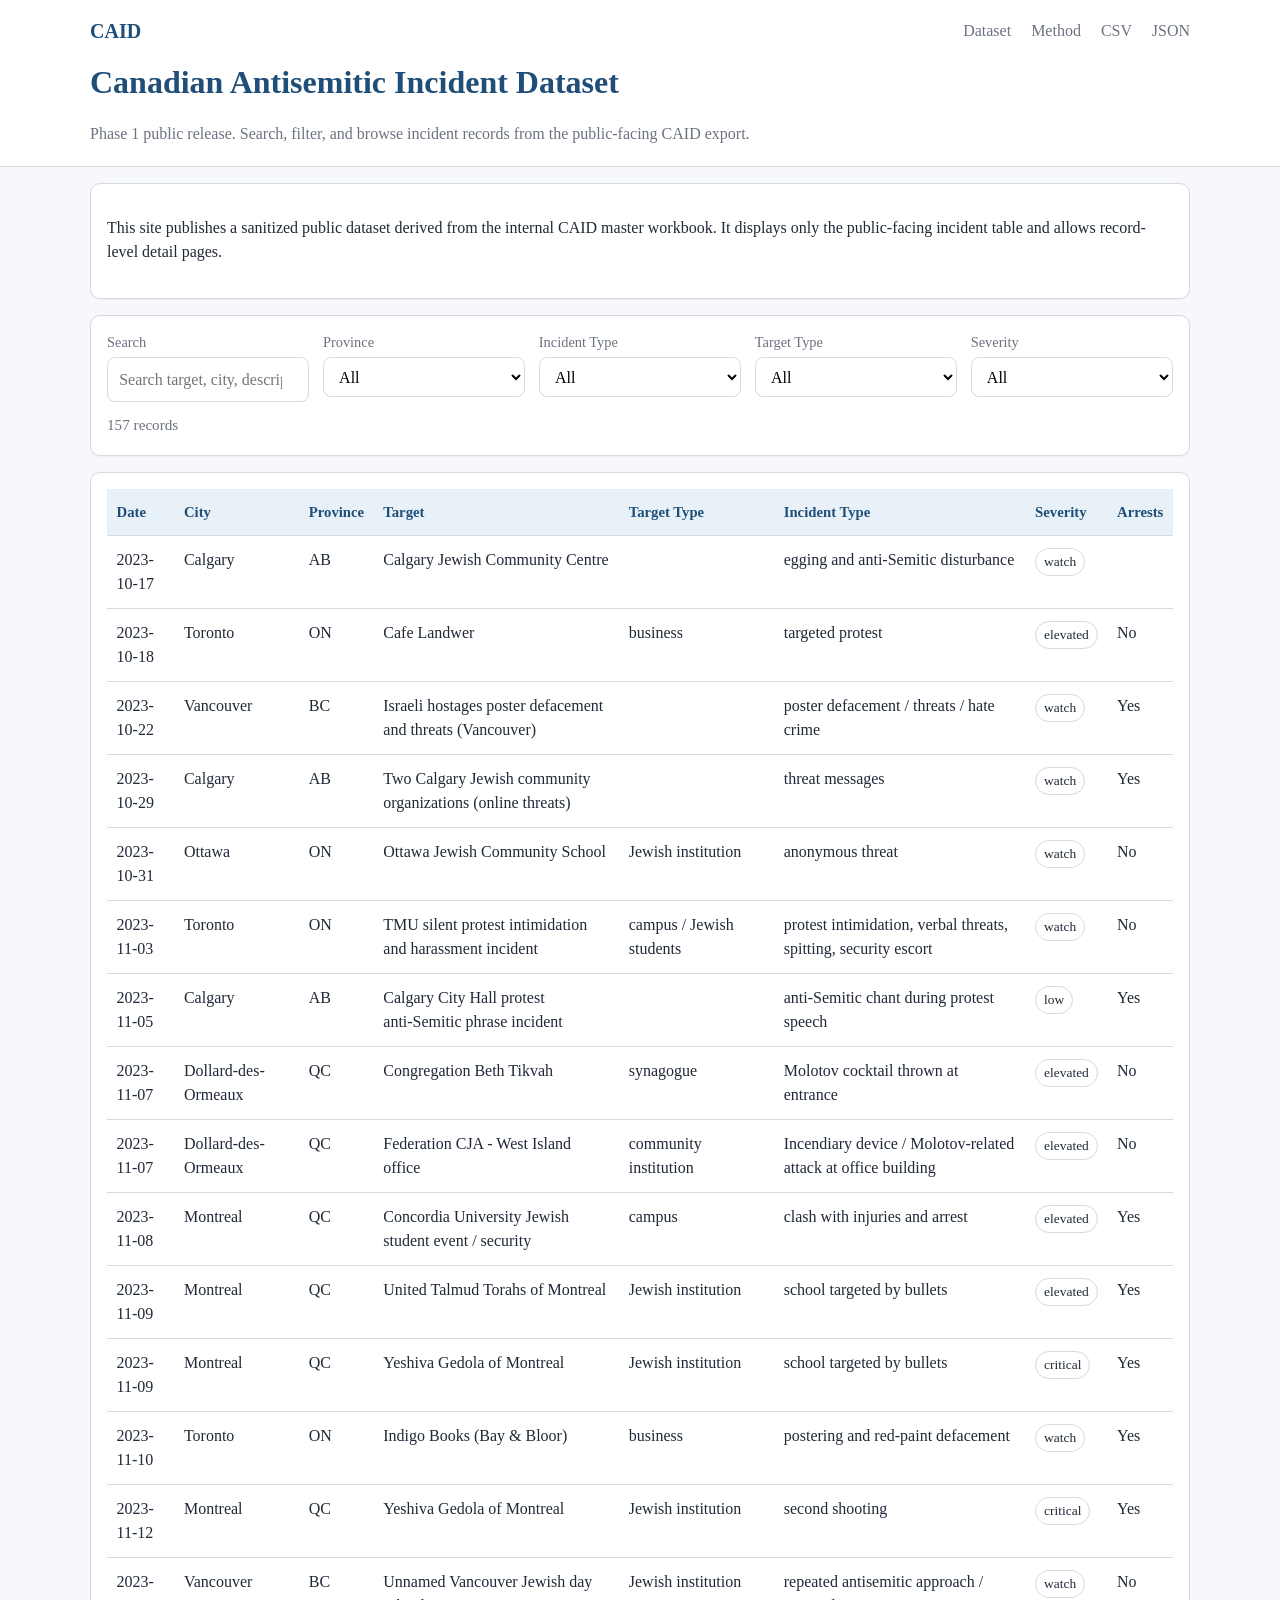
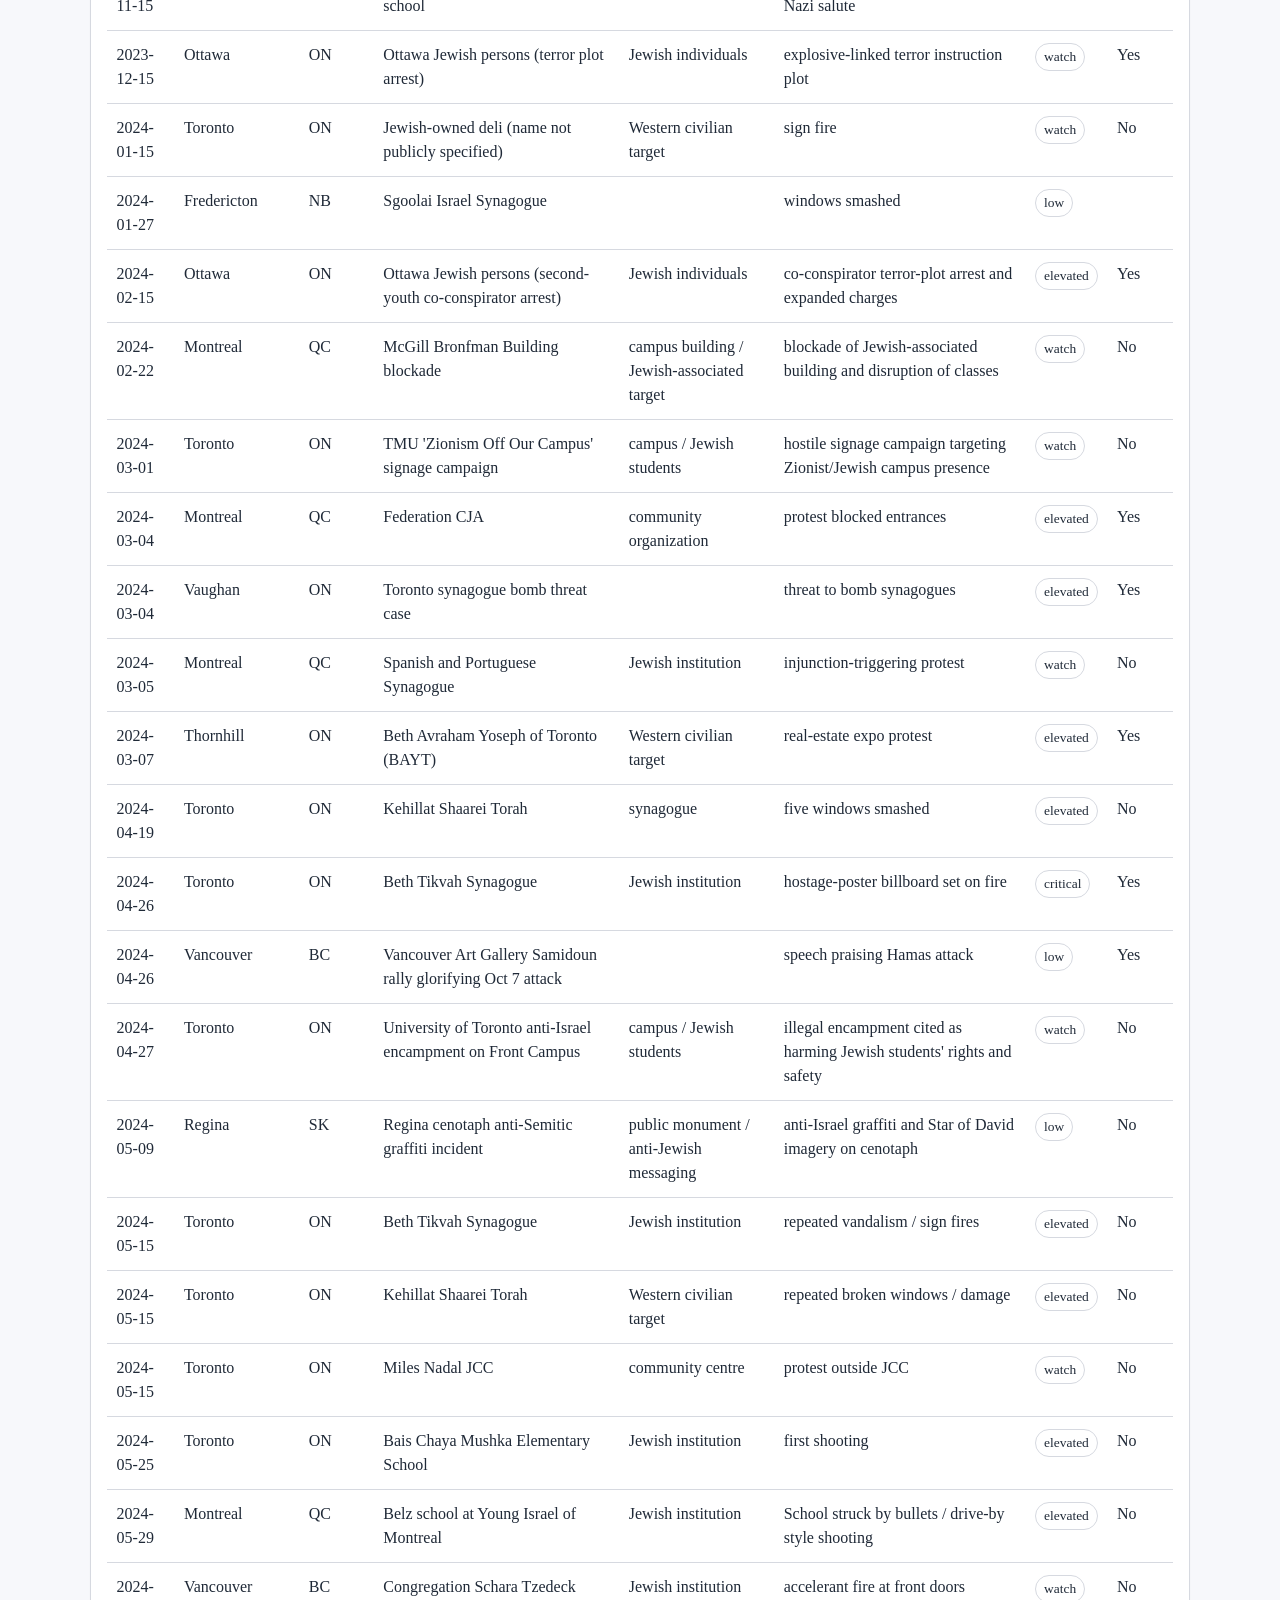
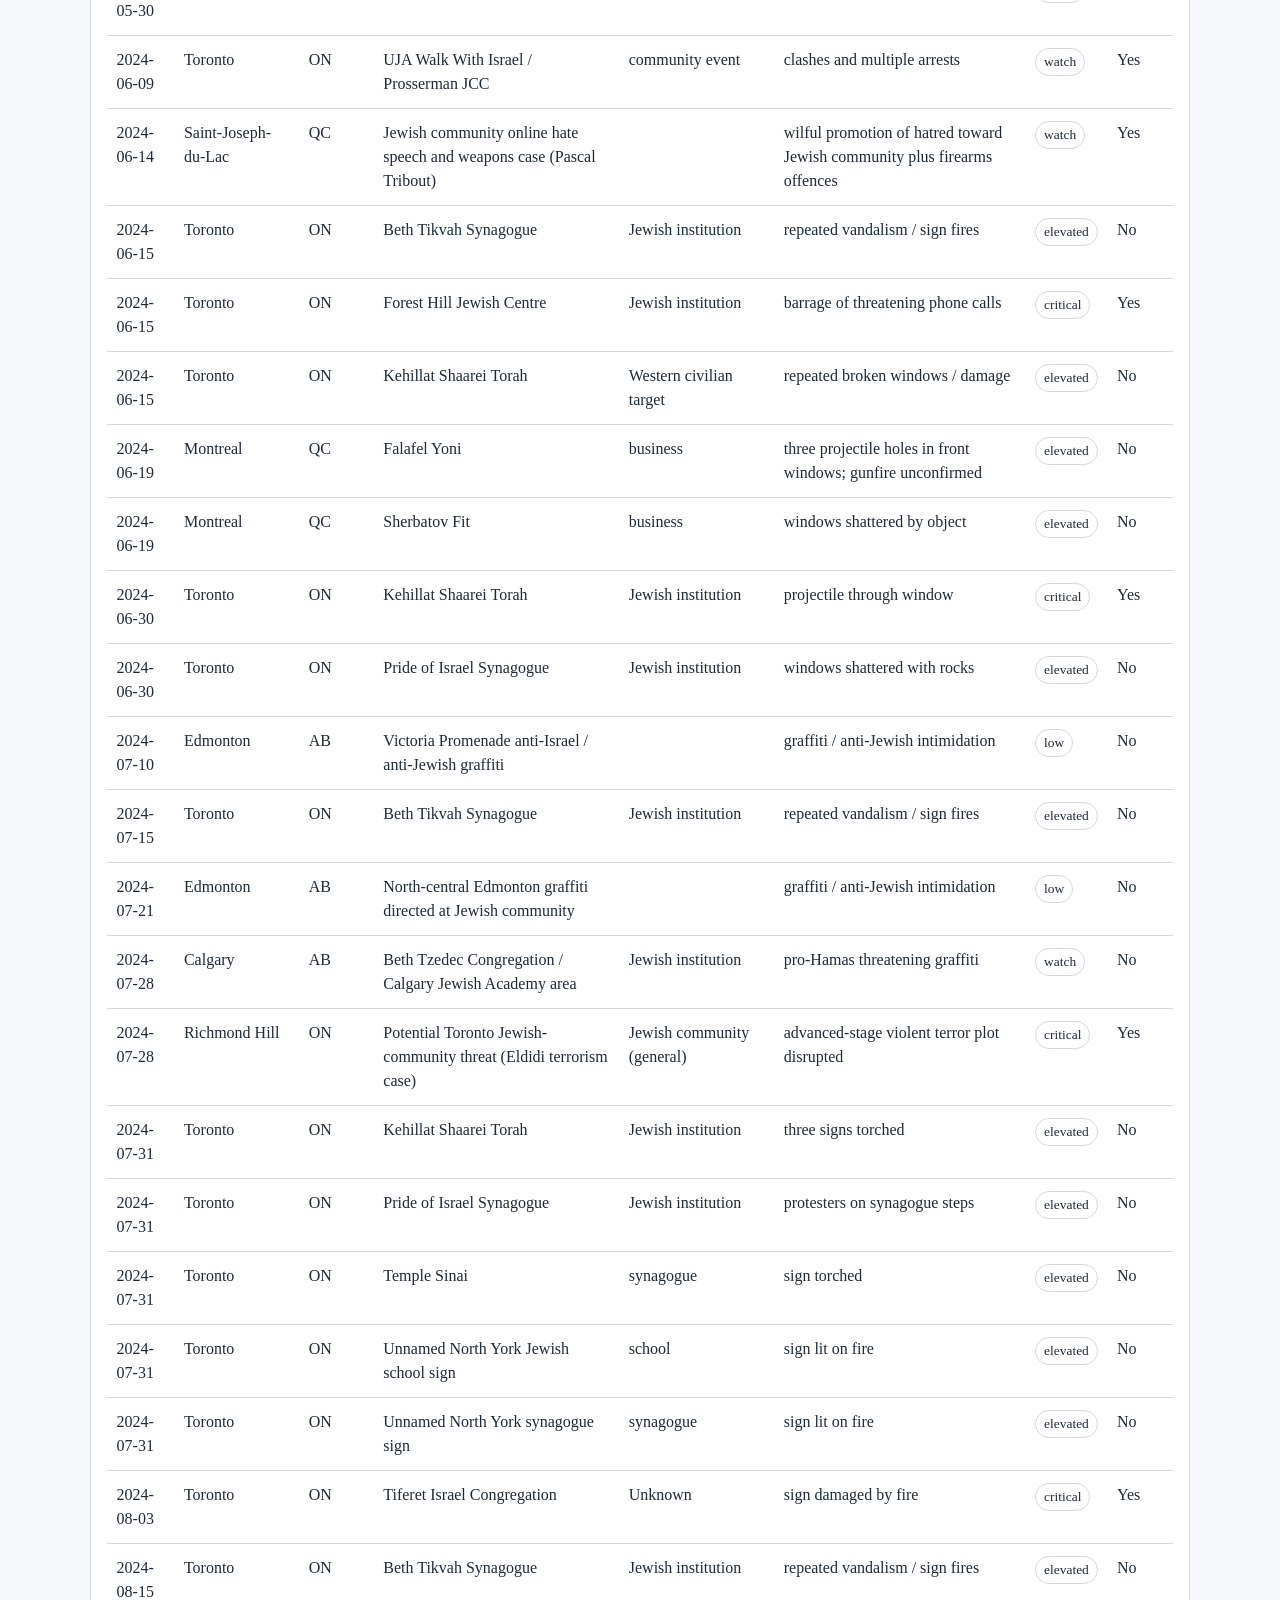
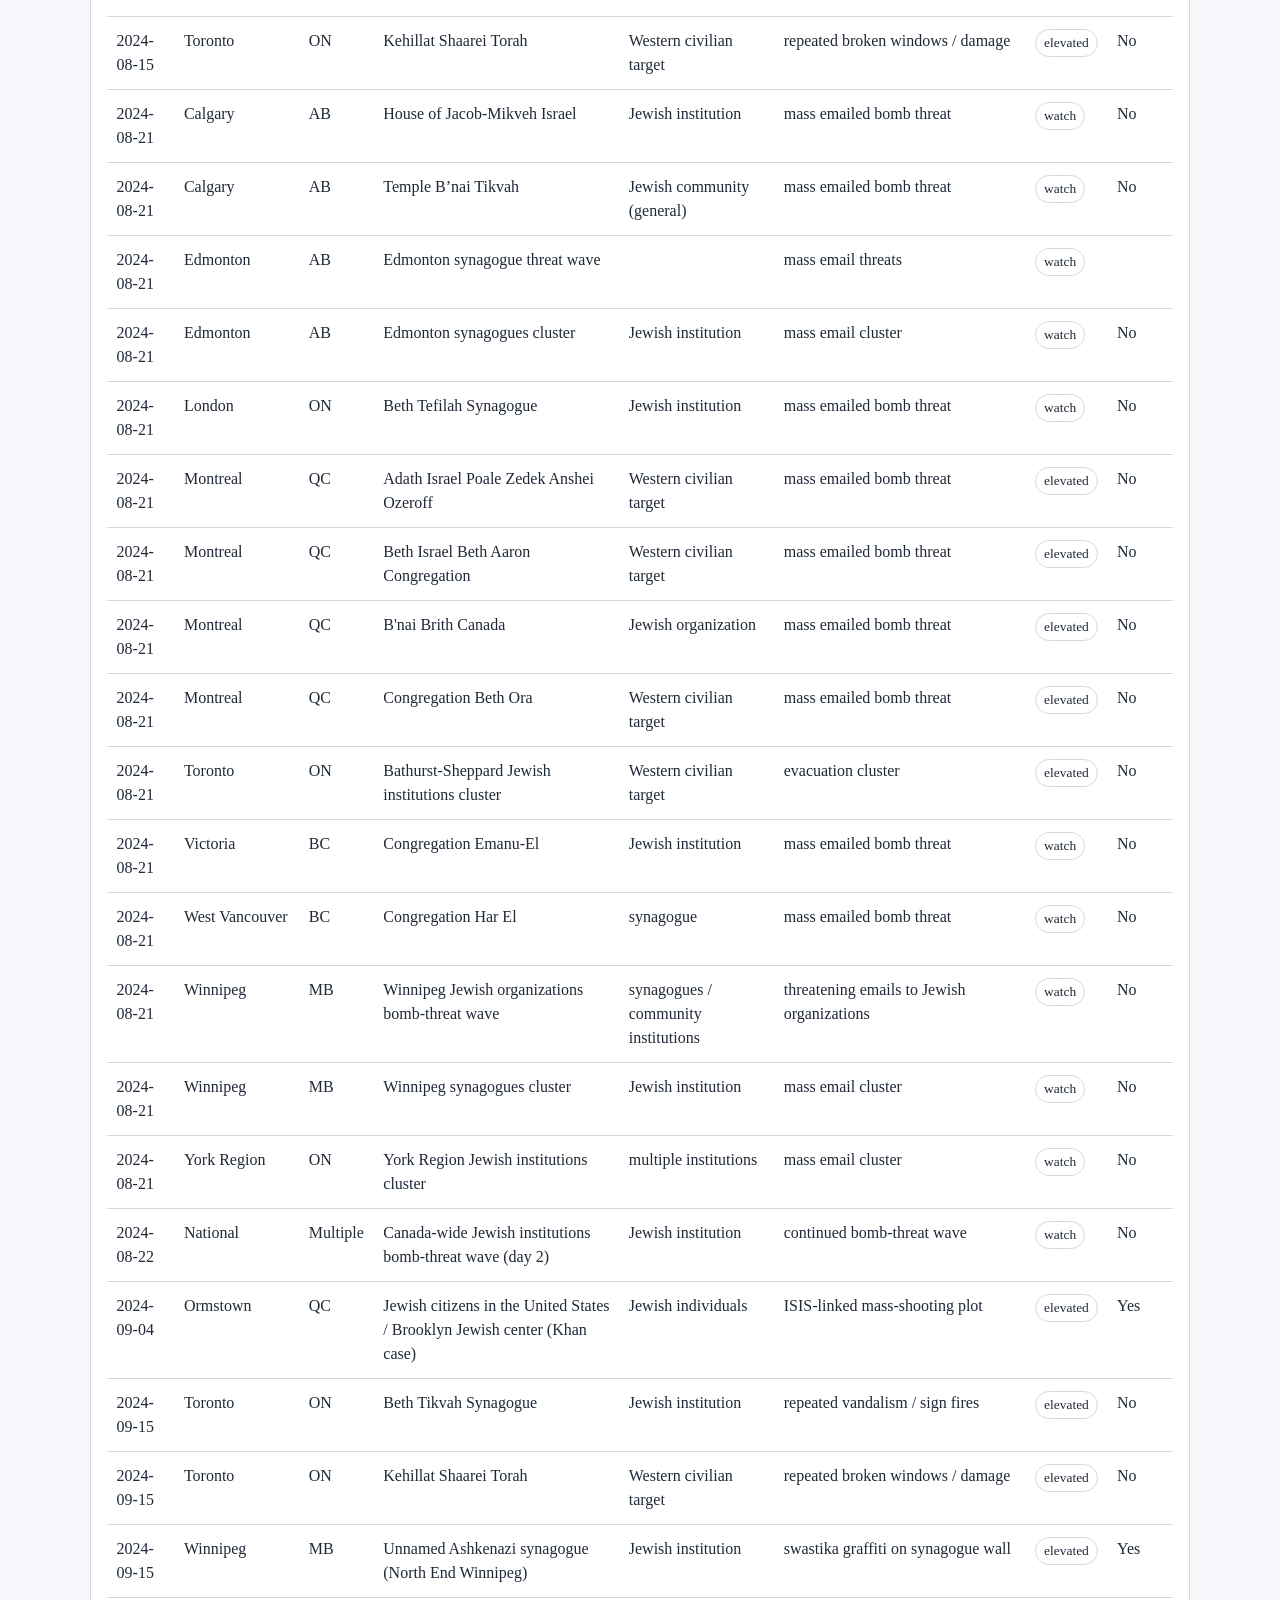
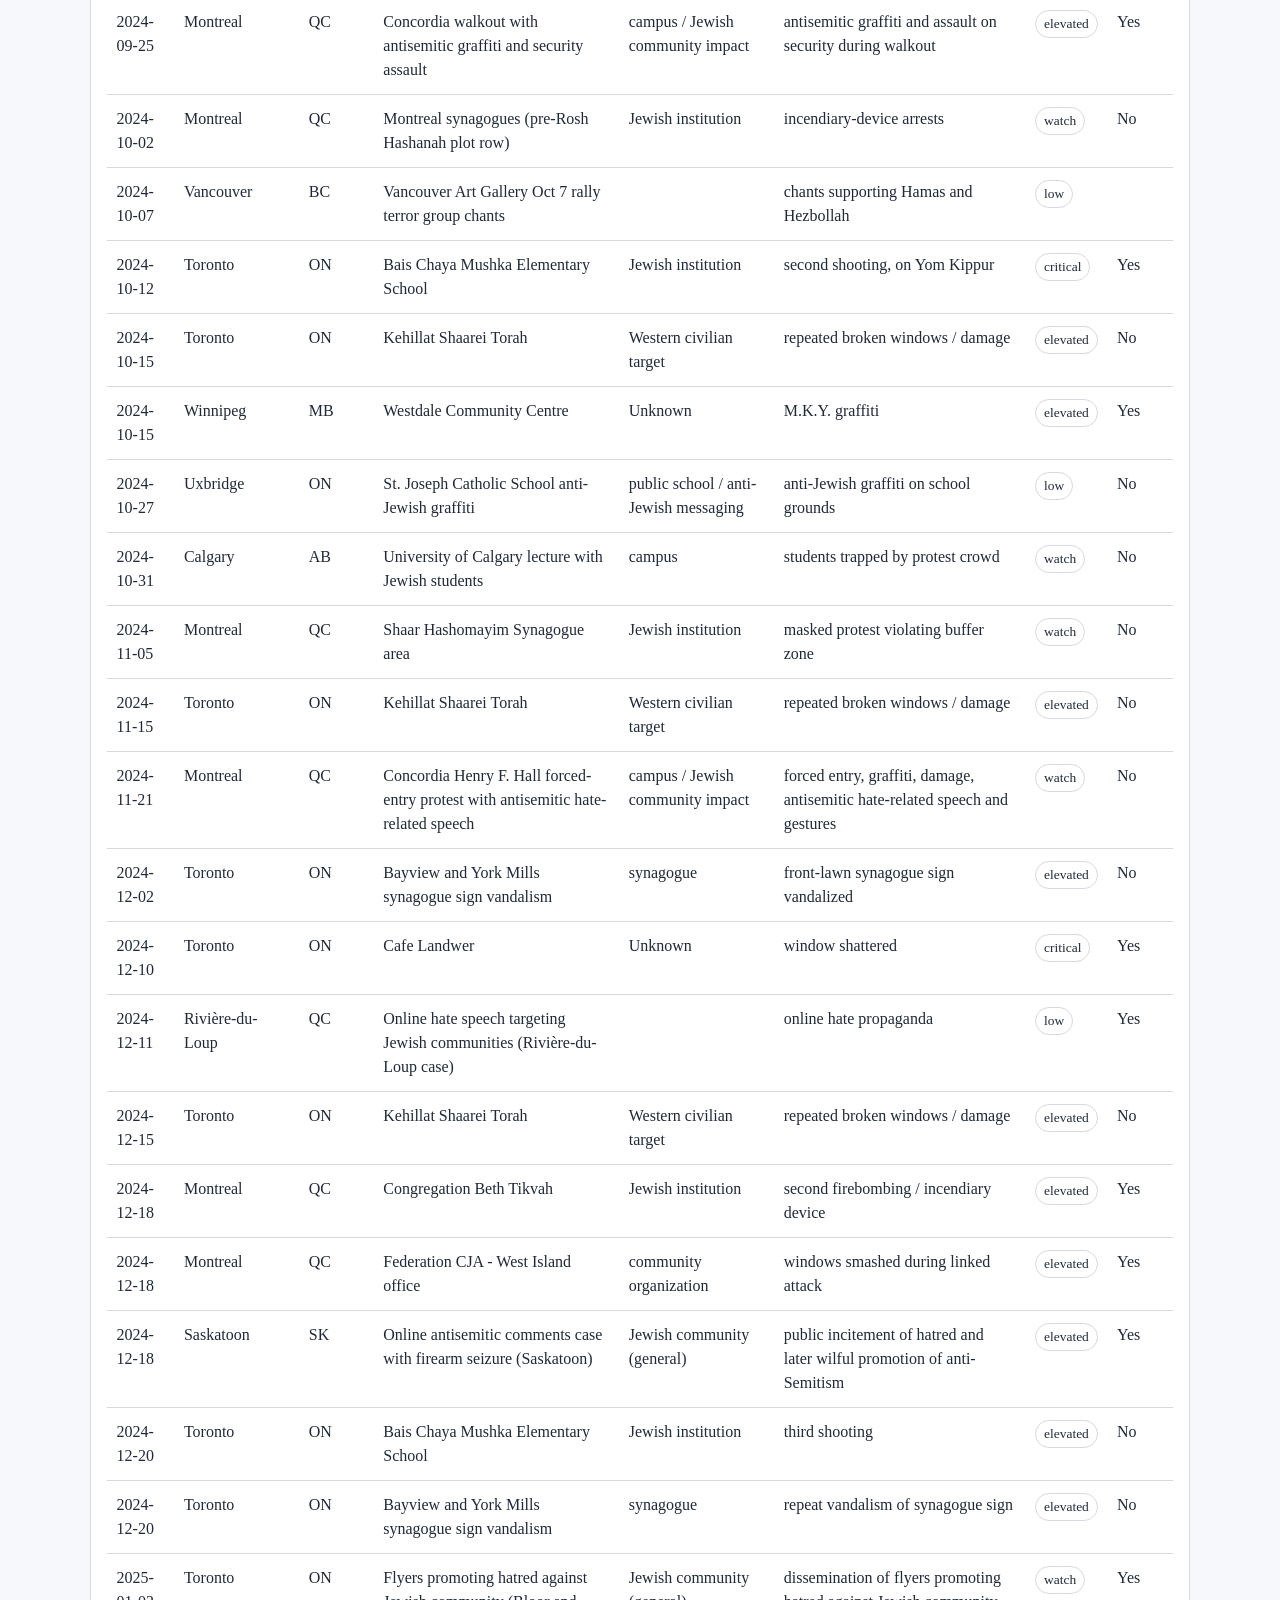
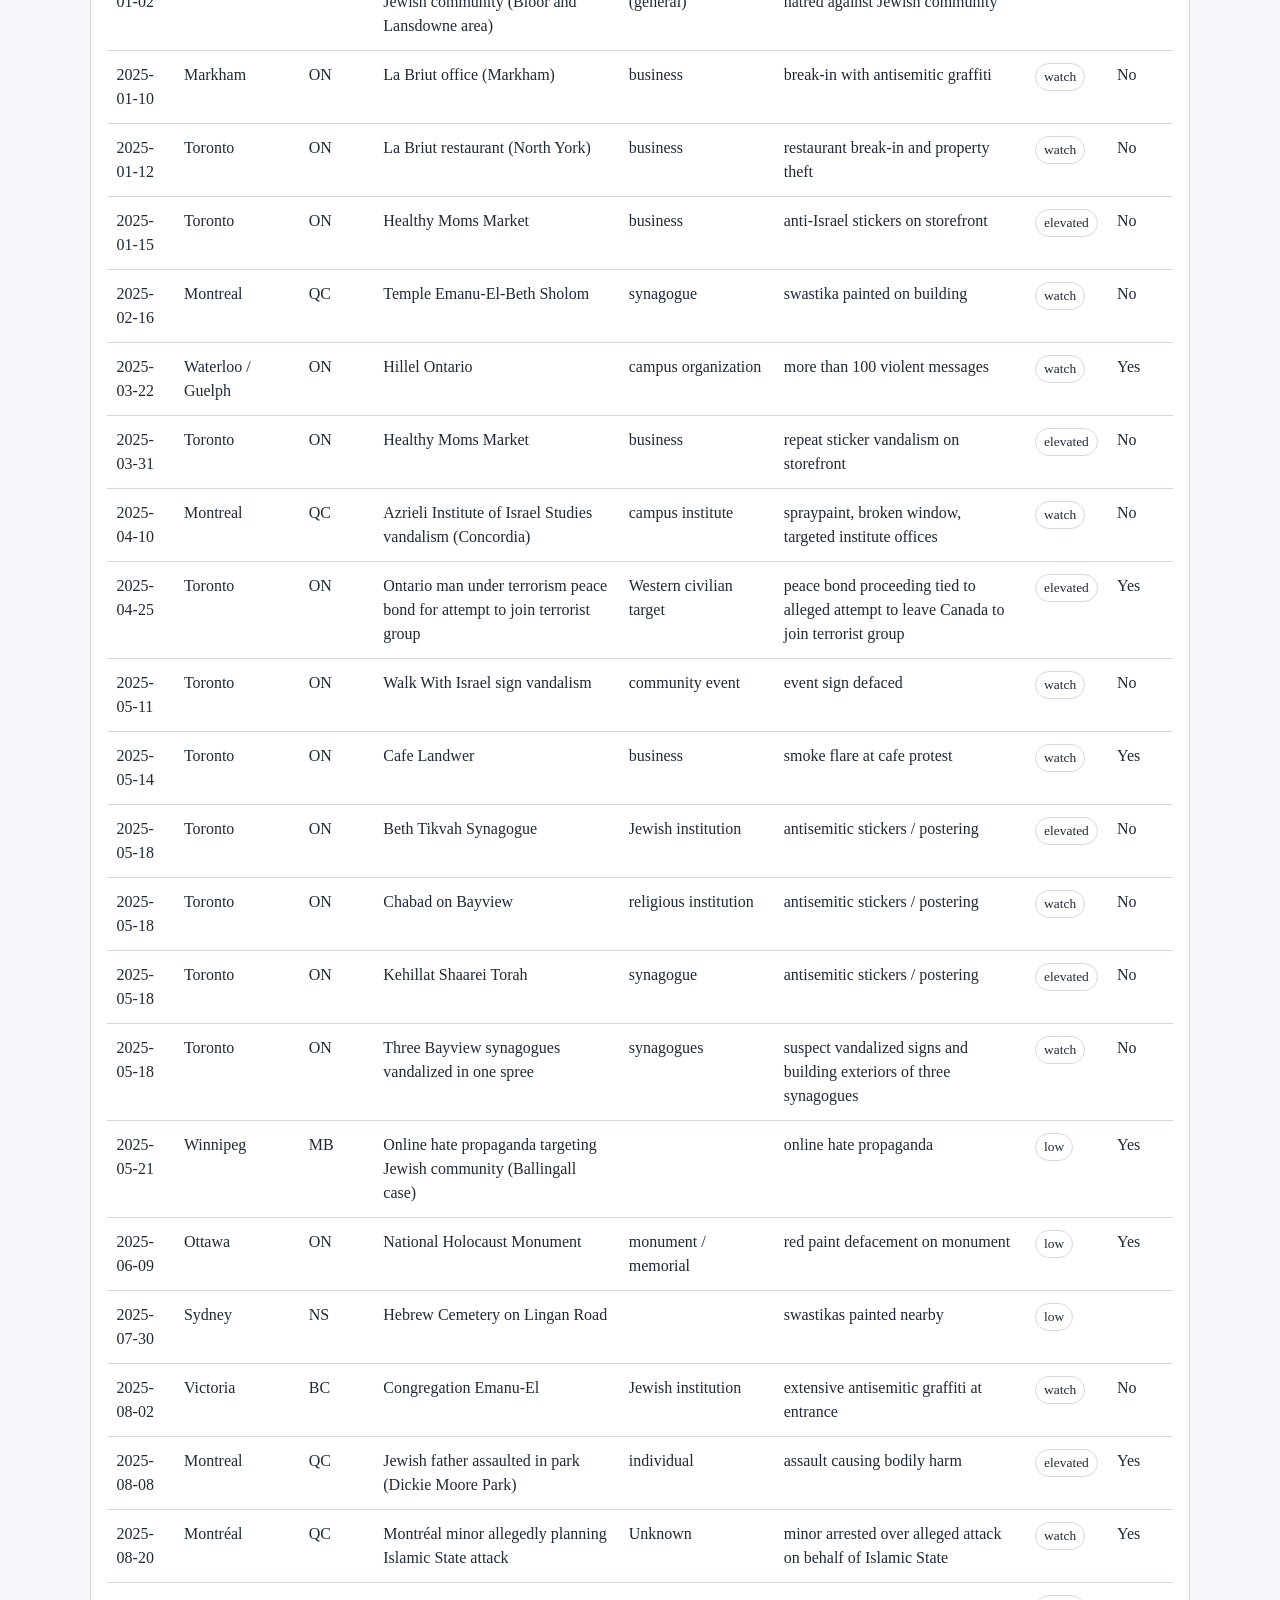
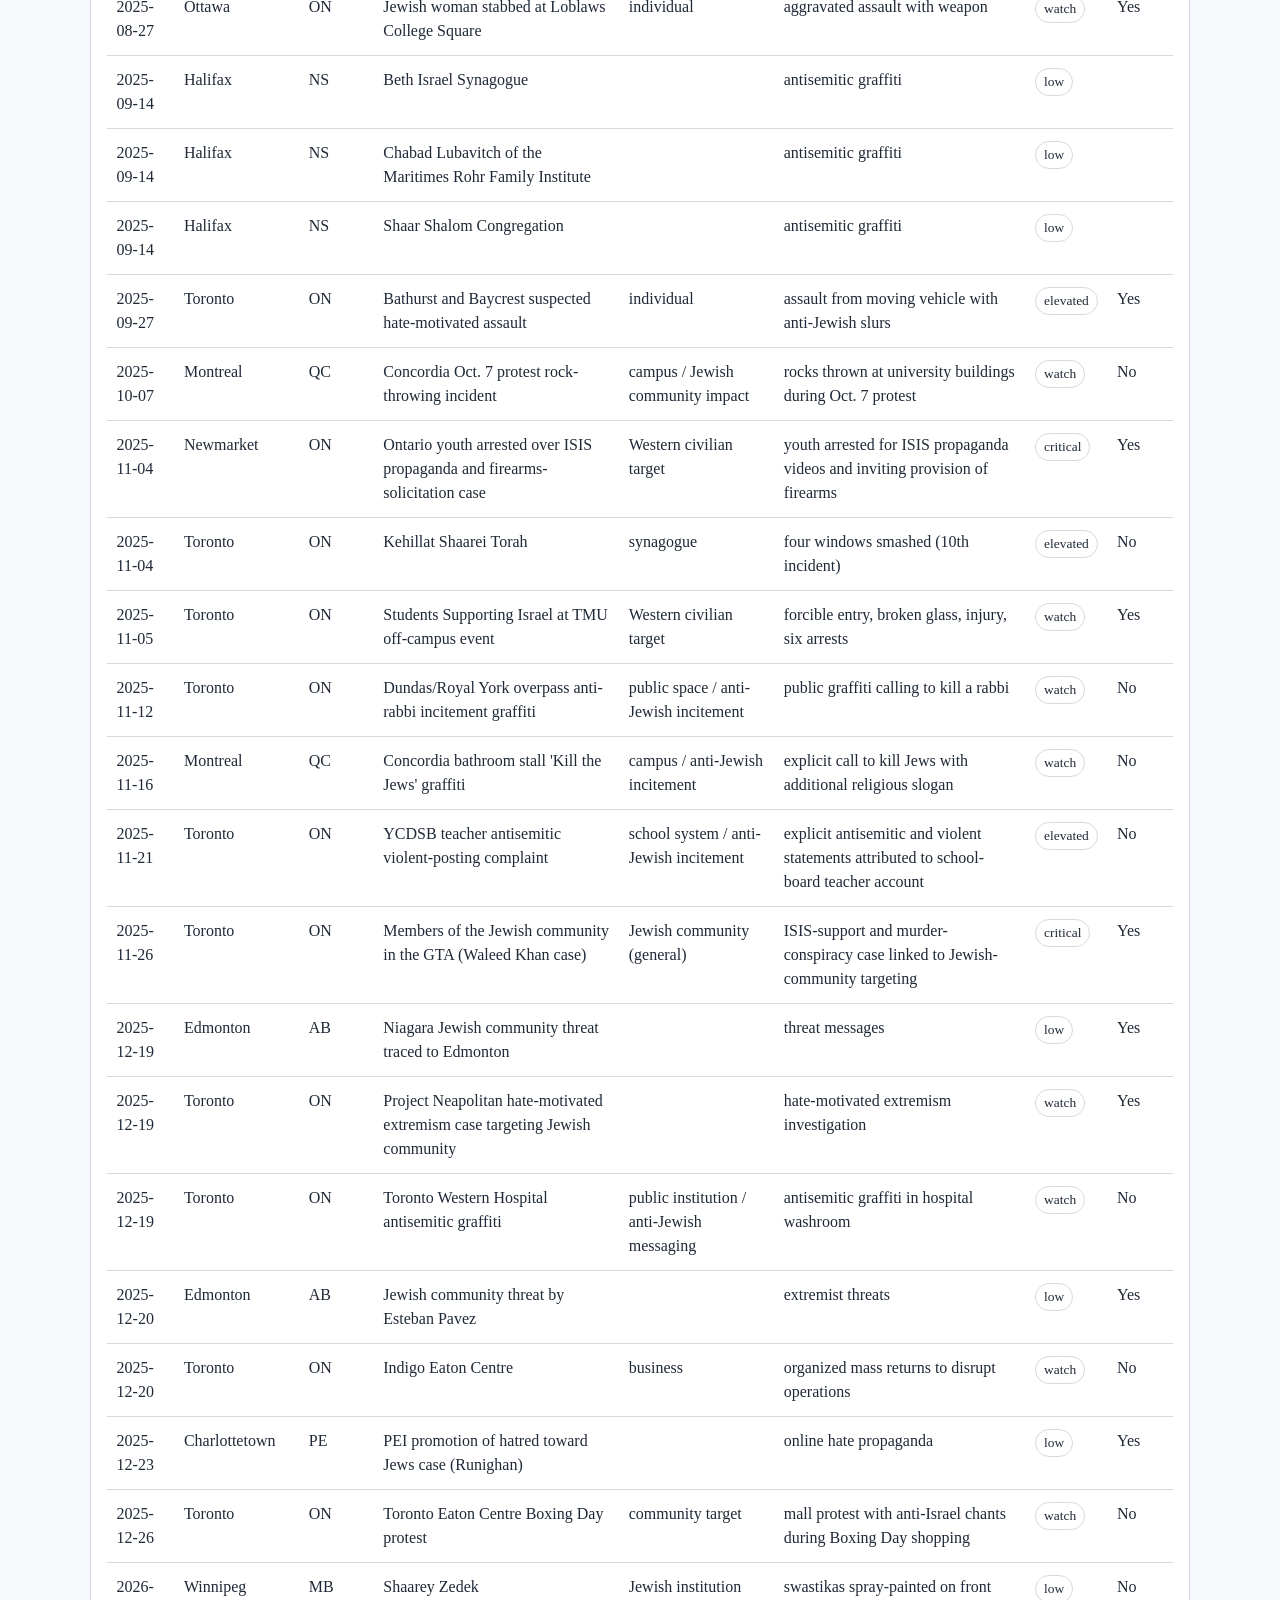
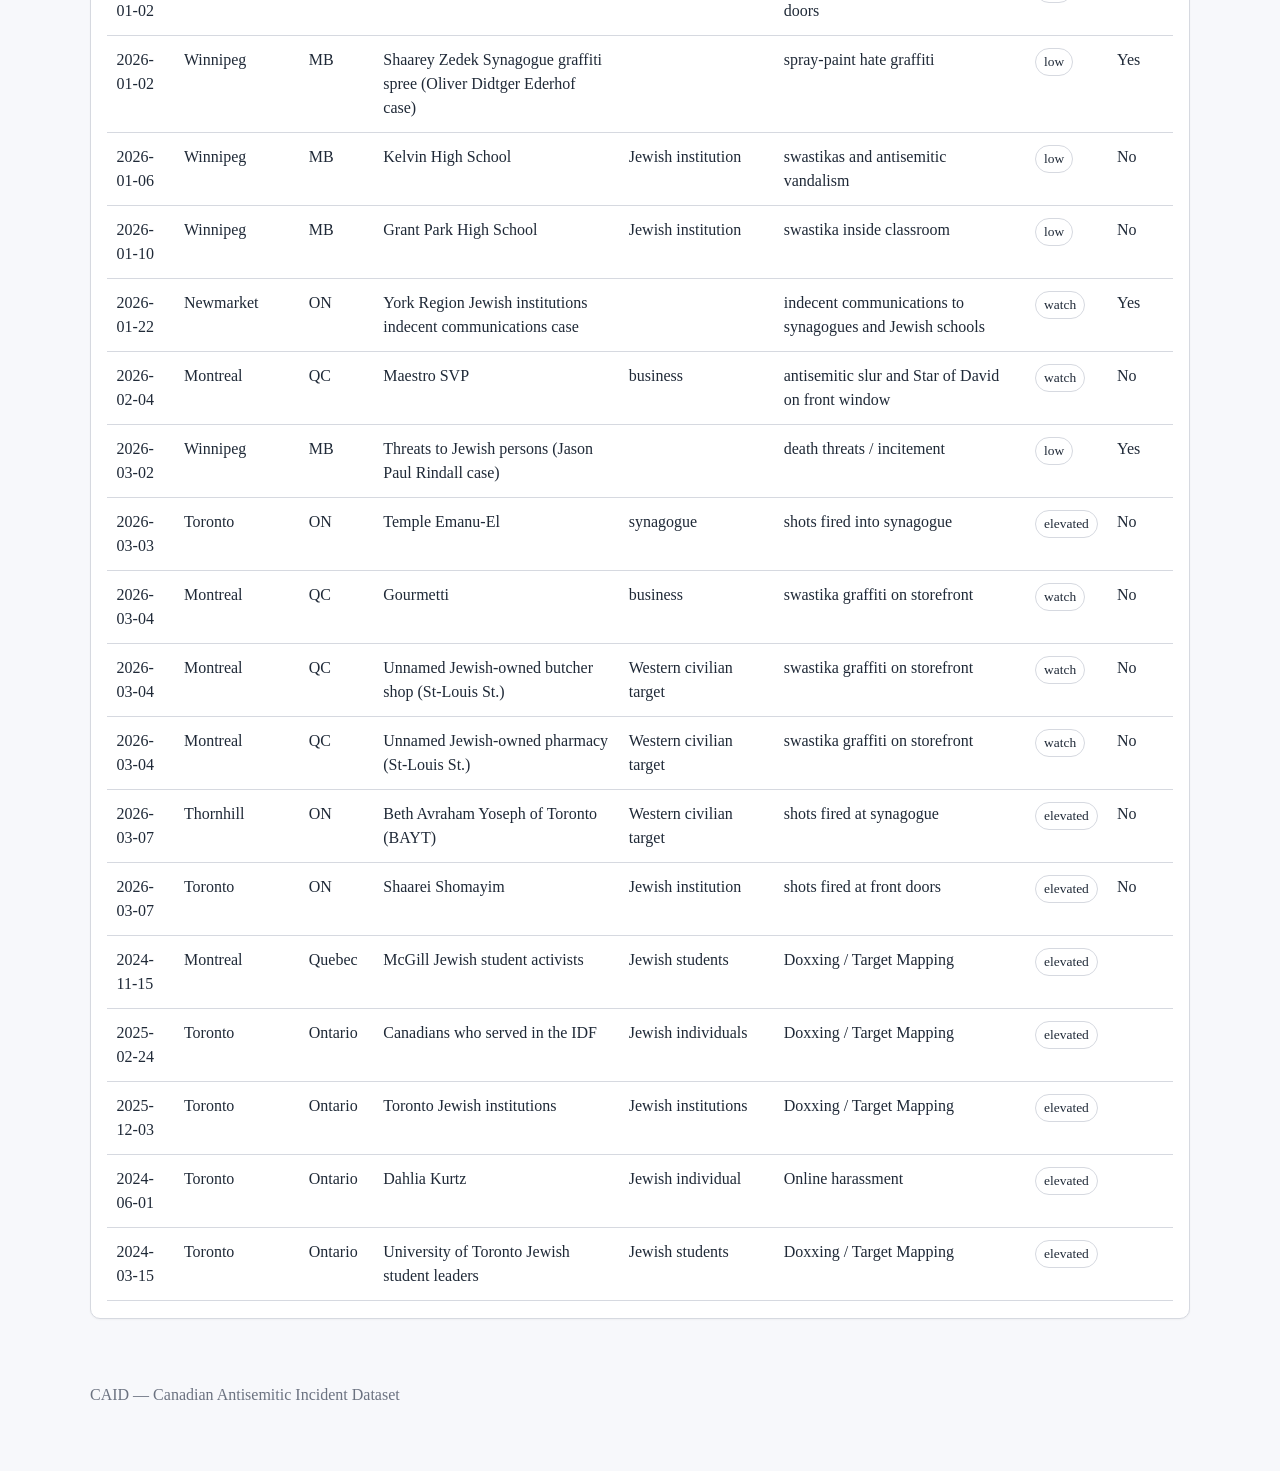
<file: index.html>
<!doctype html>
<html lang="en">
<head>
  <meta charset="utf-8" />
  <meta name="viewport" content="width=device-width,initial-scale=1" />
  <title>CAID — Canadian Antisemitic Incident Dataset</title>
  <link rel="stylesheet" href="assets/style.css" />
</head>
<body>
  <header class="site-header">
    <div class="wrap">
      <div class="brand-row">
        <a class="brand" href="./">CAID</a>
        <nav class="top-nav">
          <a href="./">Dataset</a>
          <a href="./README.html">Method</a>
          <a href="./data/incidents.csv">CSV</a>
          <a href="./data/incidents.json">JSON</a>
        </nav>
      </div>
      <h1>Canadian Antisemitic Incident Dataset</h1>
      <p class="lede">Phase 1 public release. Search, filter, and browse incident records from the public-facing CAID export.</p>
    </div>
  </header>

  <main class="wrap">
    <section class="intro-card">
      <p>This site publishes a sanitized public dataset derived from the internal CAID master workbook. It displays only the public-facing incident table and allows record-level detail pages.</p>
    </section>

    <section class="filters-card">
      <div class="filters-grid">
        <label>
          <span>Search</span>
          <input id="searchBox" type="search" placeholder="Search target, city, description, charges…" />
        </label>
        <label>
          <span>Province</span>
          <select id="provinceFilter"><option value="">All</option></select>
        </label>
        <label>
          <span>Incident Type</span>
          <select id="incidentTypeFilter"><option value="">All</option></select>
        </label>
        <label>
          <span>Target Type</span>
          <select id="targetTypeFilter"><option value="">All</option></select>
        </label>
        <label>
          <span>Severity</span>
          <select id="severityFilter"><option value="">All</option></select>
        </label>
      </div>
      <div class="results-meta">
        <span id="resultsCount">Loading…</span>
      </div>
    </section>

    <section class="table-card">
      <table id="incidentTable">
        <thead>
          <tr>
            <th>Date</th>
            <th>City</th>
            <th>Province</th>
            <th>Target</th>
            <th>Target Type</th>
            <th>Incident Type</th>
            <th>Severity</th>
            <th>Arrests</th>
          </tr>
        </thead>
        <tbody id="incidentTableBody"></tbody>
      </table>
    </section>
  </main>

  <footer class="site-footer">
    <div class="wrap">
      <p>CAID — Canadian Antisemitic Incident Dataset</p>
    </div>
  </footer>

  <script src="assets/script.js"></script>
</body>
</html>
</file>
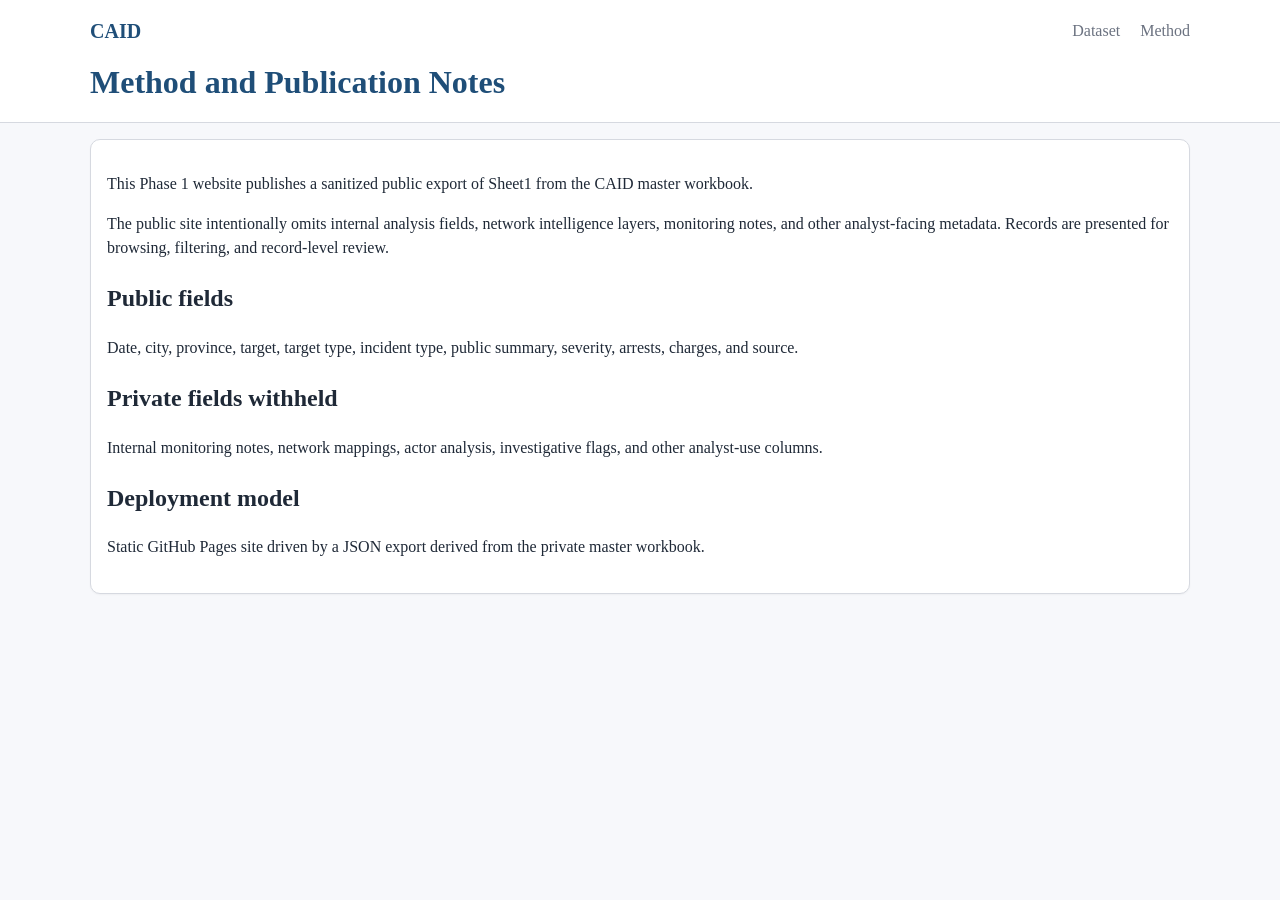
<file: README.html>
<!doctype html>
<html lang="en">
<head>
  <meta charset="utf-8" />
  <meta name="viewport" content="width=device-width,initial-scale=1" />
  <title>CAID — Method</title>
  <link rel="stylesheet" href="assets/style.css" />
</head>
<body>
  <header class="site-header">
    <div class="wrap">
      <div class="brand-row">
        <a class="brand" href="./">CAID</a>
        <nav class="top-nav">
          <a href="./">Dataset</a>
          <a href="./README.html">Method</a>
        </nav>
      </div>
      <h1>Method and Publication Notes</h1>
    </div>
  </header>

  <main class="wrap">
    <article class="detail-card">
      <p>This Phase 1 website publishes a sanitized public export of Sheet1 from the CAID master workbook.</p>
      <p>The public site intentionally omits internal analysis fields, network intelligence layers, monitoring notes, and other analyst-facing metadata. Records are presented for browsing, filtering, and record-level review.</p>
      <h2>Public fields</h2>
      <p>Date, city, province, target, target type, incident type, public summary, severity, arrests, charges, and source.</p>
      <h2>Private fields withheld</h2>
      <p>Internal monitoring notes, network mappings, actor analysis, investigative flags, and other analyst-use columns.</p>
      <h2>Deployment model</h2>
      <p>Static GitHub Pages site driven by a JSON export derived from the private master workbook.</p>
    </article>
  </main>
</body>
</html>
</file>
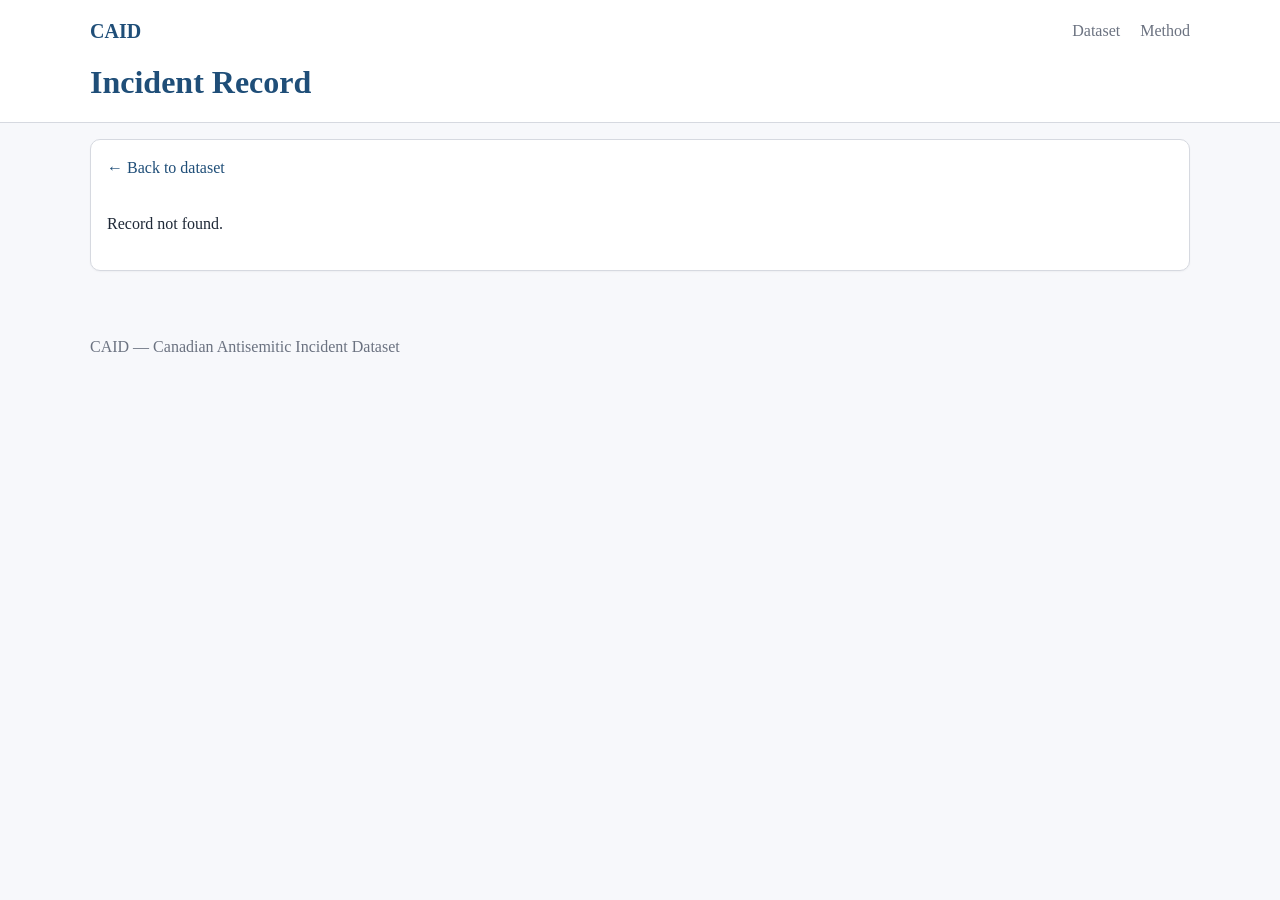
<file: incident/incident.html>
<!doctype html>
<html lang="en">
<head>
  <meta charset="utf-8" />
  <meta name="viewport" content="width=device-width,initial-scale=1" />
  <title>CAID Incident Record</title>
  <link rel="stylesheet" href="../assets/style.css" />
</head>
<body>
  <header class="site-header">
    <div class="wrap">
      <div class="brand-row">
        <a class="brand" href="../">CAID</a>
        <nav class="top-nav">
          <a href="../">Dataset</a>
          <a href="../README.html">Method</a>
        </nav>
      </div>
      <h1>Incident Record</h1>
    </div>
  </header>

  <main class="wrap">
    <article class="detail-card" id="incidentDetail">
      <p>Loading record…</p>
    </article>
  </main>

  <footer class="site-footer">
    <div class="wrap">
      <p>CAID — Canadian Antisemitic Incident Dataset</p>
    </div>
  </footer>

  <script src="../assets/incident.js"></script>
</body>
</html>
</file>
<file: assets/style.css>
:root{
  --bg:#f7f8fb;
  --paper:#ffffff;
  --ink:#1f2937;
  --muted:#6b7280;
  --line:#d6d9e0;
  --accent:#1f4e78;
  --accent-soft:#e9f1f8;
}
*{box-sizing:border-box}
body{
  margin:0;
  font-family: Georgia, "Times New Roman", serif;
  background:var(--bg);
  color:var(--ink);
  line-height:1.5;
}
.wrap{
  width:min(1100px, calc(100% - 2rem));
  margin:0 auto;
}
.site-header{
  background:var(--paper);
  border-bottom:1px solid var(--line);
}
.brand-row{
  display:flex;
  justify-content:space-between;
  align-items:center;
  padding:1rem 0 .5rem;
}
.brand{
  text-decoration:none;
  color:var(--accent);
  font-weight:700;
  font-size:1.25rem;
}
.top-nav a{
  color:var(--muted);
  text-decoration:none;
  margin-left:1rem;
}
.top-nav a:hover,.brand:hover{color:var(--accent)}
h1{
  margin:.25rem 0 1rem;
  font-size:2rem;
  color:var(--accent);
}
.lede{
  max-width:60rem;
  color:var(--muted);
  margin:0 0 1.25rem;
}
.intro-card,.filters-card,.table-card,.detail-card{
  background:var(--paper);
  border:1px solid var(--line);
  border-radius:10px;
  padding:1rem 1rem 1.1rem;
  margin:1rem 0;
  box-shadow:0 1px 2px rgba(0,0,0,.04);
}
.filters-grid{
  display:grid;
  grid-template-columns:repeat(5,minmax(0,1fr));
  gap:.85rem;
}
label span{
  display:block;
  font-size:.9rem;
  color:var(--muted);
  margin-bottom:.25rem;
}
input,select{
  width:100%;
  padding:.6rem .7rem;
  border:1px solid var(--line);
  border-radius:8px;
  background:#fff;
  font:inherit;
}
.results-meta{
  margin-top:.75rem;
  color:var(--muted);
  font-size:.95rem;
}
table{
  width:100%;
  border-collapse:collapse;
}
th,td{
  text-align:left;
  padding:.75rem .6rem;
  border-bottom:1px solid var(--line);
  vertical-align:top;
}
th{
  font-size:.92rem;
  color:var(--accent);
  background:var(--accent-soft);
}
tbody tr{
  cursor:pointer;
}
tbody tr:hover{
  background:#fafcff;
}
.badge{
  display:inline-block;
  padding:.2rem .5rem;
  border-radius:999px;
  border:1px solid var(--line);
  font-size:.84rem;
  background:#fff;
}
.kv{
  display:grid;
  grid-template-columns:220px 1fr;
  gap:.5rem 1rem;
}
.kv dt{
  font-weight:700;
  color:var(--accent);
}
.kv dd{
  margin:0;
}
.back-link{
  display:inline-block;
  margin-bottom:1rem;
  color:var(--accent);
  text-decoration:none;
}
.site-footer{
  padding:2rem 0 3rem;
  color:var(--muted);
}
@media (max-width: 900px){
  .filters-grid{grid-template-columns:1fr 1fr}
}
@media (max-width: 640px){
  .brand-row{display:block}
  .top-nav{margin-top:.5rem}
  .top-nav a{margin-left:0;margin-right:1rem}
  .filters-grid{grid-template-columns:1fr}
  .kv{grid-template-columns:1fr}
  table, thead, tbody, th, td, tr{display:block}
  thead{display:none}
  tbody tr{padding:.65rem 0;border-bottom:1px solid var(--line)}
  td{border:0;padding:.15rem 0}
}
</file>
